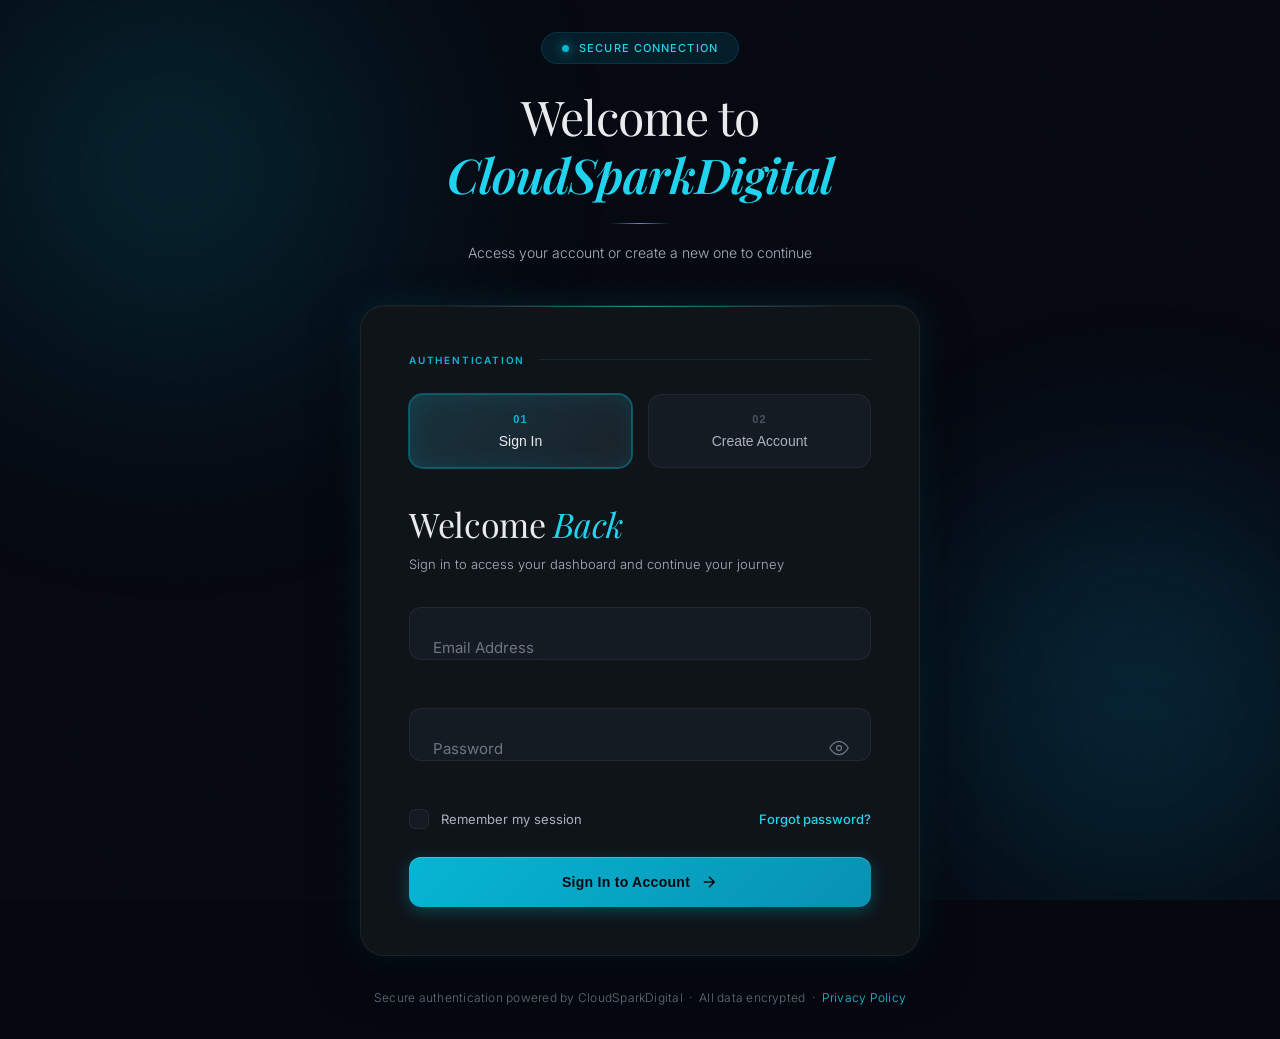
<file: index.html>
<!DOCTYPE html>
<html lang="en">
<head>
  <meta charset="UTF-8" />
  <meta name="viewport" content="width=device-width, initial-scale=1.0" />
  <title>CloudSparkDigital - Authentication Portal</title>
  <link href="https://fonts.googleapis.com/css2?family=Playfair+Display:ital,wght@0,400;0,600;1,400&family=Inter:wght@300;400;500;600&display=swap" rel="stylesheet"/>
  <link rel="stylesheet" href="style.css" />
</head>
<body>
  
  <!-- Ambient Background -->
  <div class="ambient-bg">
    <div class="gradient-orb orb-1"></div>
    <div class="gradient-orb orb-2"></div>
    <div class="gradient-orb orb-3"></div>
  </div>
  
  <!-- Noise Texture -->
  <div class="noise-overlay"></div>

  <div class="wrapper">
    
    <!-- Elegant Header -->
    <header class="header">
      <div class="status-badge">
        <span class="pulse-dot"></span>
        <span class="badge-text">Secure Connection</span>
      </div>
      <h1 class="main-title">
        Welcome to <em>CloudSparkDigital</em>
      </h1>
      <div class="title-divider"></div>
      <p class="subtitle">Access your account or create a new one to continue</p>
    </header>

    <!-- Elegant Card -->
    <div class="card">
      
      <!-- Section Label -->
      <div class="section-label">
        <span>Authentication</span>
        <div class="label-line"></div>
      </div>
      
      <!-- Tab Switcher -->
      <div class="tab-switcher">
        <button class="tab-option active" data-tab="login" id="tabLogin">
          <span class="tab-number">01</span>
          <span class="tab-label">Sign In</span>
        </button>
        <button class="tab-option" data-tab="register" id="tabRegister">
          <span class="tab-number">02</span>
          <span class="tab-label">Create Account</span>
        </button>
      </div>

      <!-- Login Form -->
      <form id="loginForm" class="form active" novalidate>
        
        <div class="form-intro">
          <h2>Welcome <em>Back</em></h2>
          <p>Sign in to access your dashboard and continue your journey</p>
        </div>

        <div class="field-group">
          <div class="field" id="field-loginEmail">
            <input type="email" id="loginEmail" placeholder=" " autocomplete="username" />
            <label for="loginEmail">Email Address</label>
            <div class="field-border"></div>
            <span class="error-text" id="loginEmailError"></span>
          </div>
        </div>

        <div class="field-group">
          <div class="field" id="field-loginPassword">
            <input type="password" id="loginPassword" placeholder=" " autocomplete="current-password" />
            <label for="loginPassword">Password</label>
            <button type="button" class="password-toggle" id="toggleLoginPassword" aria-label="Toggle password visibility">
              <svg class="icon-show" width="20" height="20" viewBox="0 0 24 24" fill="none" stroke="currentColor" stroke-width="1.5">
                <path d="M1 12s4-8 11-8 11 8 11 8-4 8-11 8-11-8-11-8z"/>
                <circle cx="12" cy="12" r="3"/>
              </svg>
              <svg class="icon-hide" width="20" height="20" viewBox="0 0 24 24" fill="none" stroke="currentColor" stroke-width="1.5" style="display:none;">
                <path d="M17.94 17.94A10.07 10.07 0 0 1 12 20c-7 0-11-8-11-8a18.45 18.45 0 0 1 5.06-5.94M9.9 4.24A9.12 9.12 0 0 1 12 4c7 0 11 8 11 8a18.5 18.5 0 0 1-2.16 3.19m-6.72-1.07a3 3 0 1 1-4.24-4.24"/>
                <line x1="1" y1="1" x2="23" y2="23"/>
              </svg>
            </button>
            <div class="field-border"></div>
            <span class="error-text" id="loginPasswordError"></span>
          </div>
        </div>

        <div class="form-extras">
          <label class="custom-checkbox">
            <input type="checkbox" id="rememberMe" />
            <span class="checkbox-box">
              <svg width="12" height="10" viewBox="0 0 12 10" fill="none">
                <path d="M1 5L4.5 8.5L11 1.5" stroke="currentColor" stroke-width="2" stroke-linecap="round" stroke-linejoin="round"/>
              </svg>
            </span>
            <span class="checkbox-label">Remember my session</span>
          </label>
          <a href="#" class="text-link">Forgot password?</a>
        </div>

        <button type="submit" class="submit-button">
          <span class="button-content">
            <span class="button-text">Sign In to Account</span>
            <svg class="button-icon" width="18" height="18" viewBox="0 0 24 24" fill="none" stroke="currentColor" stroke-width="2">
              <path d="M5 12h14M12 5l7 7-7 7"/>
            </svg>
          </span>
          <span class="button-shimmer"></span>
          <span class="button-loader"></span>
        </button>

        <div class="form-message" id="loginMessage"></div>
      </form>

      <!-- Register Form -->
      <form id="registerForm" class="form" novalidate>
        
        <div class="form-intro">
          <h2>Create Your <em>Account</em></h2>
          <p>Join our platform and unlock exclusive features tailored for you</p>
        </div>

        <div class="field-group">
          <div class="field" id="field-regName">
            <input type="text" id="regName" placeholder=" " autocomplete="name" />
            <label for="regName">Full Name</label>
            <div class="field-border"></div>
            <span class="error-text" id="regNameError"></span>
          </div>
        </div>

        <div class="field-group">
          <div class="field" id="field-regEmail">
            <input type="email" id="regEmail" placeholder=" " autocomplete="email" />
            <label for="regEmail">Email Address</label>
            <div class="field-border"></div>
            <span class="error-text" id="regEmailError"></span>
          </div>
        </div>

        <div class="field-group">
          <div class="field" id="field-regPassword">
            <input type="password" id="regPassword" placeholder=" " autocomplete="new-password" />
            <label for="regPassword">Password</label>
            <button type="button" class="password-toggle" id="toggleRegPassword" aria-label="Toggle password visibility">
              <svg class="icon-show" width="20" height="20" viewBox="0 0 24 24" fill="none" stroke="currentColor" stroke-width="1.5">
                <path d="M1 12s4-8 11-8 11 8 11 8-4 8-11 8-11-8-11-8z"/>
                <circle cx="12" cy="12" r="3"/>
              </svg>
              <svg class="icon-hide" width="20" height="20" viewBox="0 0 24 24" fill="none" stroke="currentColor" stroke-width="1.5" style="display:none;">
                <path d="M17.94 17.94A10.07 10.07 0 0 1 12 20c-7 0-11-8-11-8a18.45 18.45 0 0 1 5.06-5.94M9.9 4.24A9.12 9.12 0 0 1 12 4c7 0 11 8 11 8a18.5 18.5 0 0 1-2.16 3.19m-6.72-1.07a3 3 0 1 1-4.24-4.24"/>
                <line x1="1" y1="1" x2="23" y2="23"/>
              </svg>
            </button>
            <div class="field-border"></div>
            <span class="error-text" id="regPasswordError"></span>
          </div>
          <div class="strength-indicator" id="strengthIndicator">
            <div class="strength-bars">
              <span class="strength-bar"></span>
              <span class="strength-bar"></span>
              <span class="strength-bar"></span>
              <span class="strength-bar"></span>
            </div>
            <span class="strength-label"></span>
          </div>
        </div>

        <div class="field-group">
          <div class="field" id="field-regConfirm">
            <input type="password" id="regConfirmPassword" placeholder=" " autocomplete="new-password" />
            <label for="regConfirmPassword">Confirm Password</label>
            <button type="button" class="password-toggle" id="toggleRegConfirmPassword" aria-label="Toggle password visibility">
              <svg class="icon-show" width="20" height="20" viewBox="0 0 24 24" fill="none" stroke="currentColor" stroke-width="1.5">
                <path d="M1 12s4-8 11-8 11 8 11 8-4 8-11 8-11-8-11-8z"/>
                <circle cx="12" cy="12" r="3"/>
              </svg>
              <svg class="icon-hide" width="20" height="20" viewBox="0 0 24 24" fill="none" stroke="currentColor" stroke-width="1.5" style="display:none;">
                <path d="M17.94 17.94A10.07 10.07 0 0 1 12 20c-7 0-11-8-11-8a18.45 18.45 0 0 1 5.06-5.94M9.9 4.24A9.12 9.12 0 0 1 12 4c7 0 11 8 11 8a18.5 18.5 0 0 1-2.16 3.19m-6.72-1.07a3 3 0 1 1-4.24-4.24"/>
                <line x1="1" y1="1" x2="23" y2="23"/>
              </svg>
            </button>
            <div class="field-border"></div>
            <span class="error-text" id="regConfirmPasswordError"></span>
          </div>
        </div>

        <div class="form-extras">
          <label class="custom-checkbox">
            <input type="checkbox" id="agreeTerms" />
            <span class="checkbox-box">
              <svg width="12" height="10" viewBox="0 0 12 10" fill="none">
                <path d="M1 5L4.5 8.5L11 1.5" stroke="currentColor" stroke-width="2" stroke-linecap="round" stroke-linejoin="round"/>
              </svg>
            </span>
            <span class="checkbox-label">I agree to the <a href="#" class="text-link">Terms & Conditions</a></span>
          </label>
        </div>

        <button type="submit" class="submit-button">
          <span class="button-content">
            <span class="button-text">Create Account</span>
            <svg class="button-icon" width="18" height="18" viewBox="0 0 24 24" fill="none" stroke="currentColor" stroke-width="2">
              <path d="M5 12h14M12 5l7 7-7 7"/>
            </svg>
          </span>
          <span class="button-shimmer"></span>
          <span class="button-loader"></span>
        </button>

        <div class="form-message" id="registerMessage"></div>
      </form>

    </div>

    <!-- Footer -->
    <footer class="footer">
      <p>Secure authentication powered by CloudSparkDigital &nbsp;·&nbsp; All data encrypted &nbsp;·&nbsp; <a href="#" class="footer-link">Privacy Policy</a></p>
    </footer>

  </div>

  <script src="script.js"></script>
</body>
</html>
</file>
<file: style.css>
/* ═══════════════════════════════════════════════════════════════
   CLOUDSPARK DIGITAL - PREMIUM AUTHENTICATION INTERFACE
   Sophisticated design with elegant animations and refined details
   ═══════════════════════════════════════════════════════════════ */

*, *::before, *::after {
  box-sizing: border-box;
  margin: 0;
  padding: 0;
}

:root {
  /* Elegant Color Palette - Cyan & Teal Theme */
  --primary: #06b6d4;
  --primary-light: #22d3ee;
  --primary-dim: rgba(6, 182, 212, 0.12);
  --accent: #0891b2;
  --accent-dark: #0e7490;
  
  /* Backgrounds */
  --bg-dark: #0a0f14;
  --bg-darker: #050810;
  --surface: #0f1419;
  --surface-light: #151b23;
  --surface-lighter: #1a2129;
  
  /* Text Colors */
  --text-primary: #e8eaed;
  --text-secondary: #a8b3c1;
  --text-muted: #6b7785;
  --text-dim: #4a5361;
  
  /* Borders & Dividers */
  --border: rgba(6, 182, 212, 0.15);
  --border-light: rgba(255, 255, 255, 0.06);
  --border-focus: rgba(6, 182, 212, 0.4);
  
  /* Status Colors */
  --success: #10b981;
  --error: #ef4444;
  --warning: #f59e0b;
  
  /* Shadows */
  --shadow-sm: 0 2px 8px rgba(0, 0, 0, 0.3);
  --shadow-md: 0 8px 24px rgba(0, 0, 0, 0.4);
  --shadow-lg: 0 16px 48px rgba(0, 0, 0, 0.5);
  --shadow-glow: 0 0 32px rgba(6, 182, 212, 0.15);
  
  /* Transitions */
  --ease-smooth: cubic-bezier(0.22, 1, 0.36, 1);
  --ease-bounce: cubic-bezier(0.68, -0.55, 0.265, 1.55);
}

/* ═══════════════════════════════════════════════════════════════
   BASE & TYPOGRAPHY
   ═══════════════════════════════════════════════════════════════ */

html {
  scroll-behavior: smooth;
  -webkit-font-smoothing: antialiased;
  -moz-osx-font-smoothing: grayscale;
}

body {
  font-family: 'Inter', -apple-system, BlinkMacSystemFont, sans-serif;
  background: var(--bg-darker);
  color: var(--text-primary);
  min-height: 100vh;
  display: flex;
  align-items: center;
  justify-content: center;
  padding: 32px 20px;
  position: relative;
  overflow-x: hidden;
}

/* ═══════════════════════════════════════════════════════════════
   AMBIENT BACKGROUND
   ═══════════════════════════════════════════════════════════════ */

.ambient-bg {
  position: fixed;
  inset: 0;
  pointer-events: none;
  overflow: hidden;
  z-index: 0;
}

.gradient-orb {
  position: absolute;
  border-radius: 50%;
  filter: blur(120px);
  opacity: 0.25;
  animation: float 25s ease-in-out infinite;
}

.orb-1 {
  width: 600px;
  height: 600px;
  background: radial-gradient(circle, var(--primary) 0%, transparent 70%);
  top: -15%;
  left: -10%;
  animation-delay: 0s;
}

.orb-2 {
  width: 500px;
  height: 500px;
  background: radial-gradient(circle, var(--accent) 0%, transparent 70%);
  bottom: -10%;
  right: -8%;
  animation-delay: -10s;
}

.orb-3 {
  width: 400px;
  height: 400px;
  background: radial-gradient(circle, #0ea5e9 0%, transparent 70%);
  top: 50%;
  right: -5%;
  animation-delay: -18s;
}

@keyframes float {
  0%, 100% { transform: translate(0, 0) scale(1) rotate(0deg); }
  33% { transform: translate(40px, -40px) scale(1.1) rotate(120deg); }
  66% { transform: translate(-30px, 30px) scale(0.9) rotate(240deg); }
}

/* Noise Texture Overlay */
.noise-overlay {
  position: fixed;
  inset: 0;
  background-image: url("data:image/svg+xml,%3Csvg viewBox='0 0 256 256' xmlns='http://www.w3.org/2000/svg'%3E%3Cfilter id='noise'%3E%3CfeTurbulence type='fractalNoise' baseFrequency='0.85' numOctaves='4' stitchTiles='stitch'/%3E%3C/filter%3E%3Crect width='100%25' height='100%25' filter='url(%23noise)' opacity='0.04'/%3E%3C/svg%3E");
  background-size: 180px;
  pointer-events: none;
  opacity: 0.6;
  z-index: 0;
}

/* ═══════════════════════════════════════════════════════════════
   WRAPPER & LAYOUT
   ═══════════════════════════════════════════════════════════════ */

.wrapper {
  width: 100%;
  max-width: 560px;
  position: relative;
  z-index: 1;
  opacity: 0;
  animation: fadeInUp 0.8s var(--ease-smooth) 0.2s forwards;
}

@keyframes fadeInUp {
  from {
    opacity: 0;
    transform: translateY(40px);
  }
  to {
    opacity: 1;
    transform: translateY(0);
  }
}

/* ═══════════════════════════════════════════════════════════════
   HEADER
   ═══════════════════════════════════════════════════════════════ */

.header {
  text-align: center;
  margin-bottom: 40px;
}

.status-badge {
  display: inline-flex;
  align-items: center;
  gap: 10px;
  padding: 8px 20px;
  background: var(--primary-dim);
  border: 1px solid var(--border);
  border-radius: 100px;
  font-size: 11px;
  font-weight: 500;
  letter-spacing: 0.1em;
  text-transform: uppercase;
  color: var(--primary-light);
  margin-bottom: 24px;
}

.pulse-dot {
  width: 7px;
  height: 7px;
  background: var(--primary);
  border-radius: 50%;
  box-shadow: 0 0 12px var(--primary);
  animation: pulse 2.5s ease-in-out infinite;
}

@keyframes pulse {
  0%, 100% { opacity: 1; transform: scale(1); }
  50% { opacity: 0.4; transform: scale(0.7); }
}

.main-title {
  font-family: 'Playfair Display', serif;
  font-size: clamp(32px, 5vw, 48px);
  font-weight: 400;
  line-height: 1.2;
  letter-spacing: -0.02em;
  color: var(--text-primary);
  margin-bottom: 20px;
}

.main-title em {
  font-style: italic;
  color: var(--primary-light);
  font-weight: 600;
}

.title-divider {
  width: 60px;
  height: 1px;
  background: linear-gradient(90deg, transparent, var(--primary), transparent);
  margin: 0 auto 18px;
}

.subtitle {
  font-size: 14px;
  font-weight: 300;
  color: var(--text-secondary);
  line-height: 1.6;
  max-width: 420px;
  margin: 0 auto;
}

/* ═══════════════════════════════════════════════════════════════
   CARD
   ═══════════════════════════════════════════════════════════════ */

.card {
  background: var(--surface);
  border: 1px solid var(--border-light);
  border-radius: 24px;
  padding: clamp(32px, 5vw, 48px);
  position: relative;
  box-shadow: var(--shadow-lg), var(--shadow-glow), inset 0 1px 0 rgba(255, 255, 255, 0.03);
  backdrop-filter: blur(20px);
}

/* Top accent line */
.card::before {
  content: '';
  position: absolute;
  top: 0;
  left: 15%;
  right: 15%;
  height: 1px;
  background: linear-gradient(90deg, transparent, var(--primary-light), transparent);
  opacity: 0.6;
}

/* ═══════════════════════════════════════════════════════════════
   SECTION LABEL
   ═══════════════════════════════════════════════════════════════ */

.section-label {
  display: flex;
  align-items: center;
  gap: 14px;
  margin-bottom: 28px;
}

.section-label span {
  font-size: 10px;
  font-weight: 600;
  letter-spacing: 0.18em;
  text-transform: uppercase;
  color: var(--primary);
  white-space: nowrap;
}

.label-line {
  flex: 1;
  height: 1px;
  background: var(--border);
}

/* ═══════════════════════════════════════════════════════════════
   TAB SWITCHER
   ═══════════════════════════════════════════════════════════════ */

.tab-switcher {
  display: grid;
  grid-template-columns: 1fr 1fr;
  gap: 16px;
  margin-bottom: 36px;
}

.tab-option {
  display: flex;
  flex-direction: column;
  align-items: center;
  gap: 8px;
  padding: 18px 20px;
  background: var(--surface-light);
  border: 1px solid var(--border-light);
  border-radius: 14px;
  cursor: pointer;
  transition: all 0.3s var(--ease-smooth);
  position: relative;
  overflow: hidden;
}

.tab-option::before {
  content: '';
  position: absolute;
  inset: 0;
  background: linear-gradient(135deg, var(--primary-dim), transparent);
  opacity: 0;
  transition: opacity 0.3s var(--ease-smooth);
}

.tab-option:hover::before {
  opacity: 1;
}

.tab-option:hover {
  border-color: var(--border);
  transform: translateY(-2px);
}

.tab-option.active {
  background: var(--surface-lighter);
  border-color: var(--border-focus);
  box-shadow: 0 0 0 1px var(--border-focus), inset 0 0 24px var(--primary-dim);
}

.tab-option.active::before {
  opacity: 1;
}

.tab-number {
  font-size: 11px;
  font-weight: 600;
  letter-spacing: 0.1em;
  color: var(--text-dim);
  transition: color 0.3s;
  position: relative;
  z-index: 1;
}

.tab-option.active .tab-number {
  color: var(--primary);
}

.tab-label {
  font-size: 14px;
  font-weight: 500;
  color: var(--text-secondary);
  transition: color 0.3s;
  position: relative;
  z-index: 1;
}

.tab-option.active .tab-label {
  color: var(--text-primary);
}

/* ═══════════════════════════════════════════════════════════════
   FORMS
   ═══════════════════════════════════════════════════════════════ */

.form {
  display: none;
  animation: formFadeIn 0.5s var(--ease-smooth);
}

.form.active {
  display: block;
}

@keyframes formFadeIn {
  from {
    opacity: 0;
    transform: translateY(12px);
  }
  to {
    opacity: 1;
    transform: translateY(0);
  }
}

.form-intro {
  margin-bottom: 32px;
}

.form-intro h2 {
  font-family: 'Playfair Display', serif;
  font-size: clamp(26px, 4vw, 34px);
  font-weight: 400;
  line-height: 1.2;
  letter-spacing: -0.01em;
  color: var(--text-primary);
  margin-bottom: 10px;
}

.form-intro h2 em {
  font-style: italic;
  color: var(--primary-light);
}

.form-intro p {
  font-size: 13px;
  font-weight: 300;
  color: var(--text-secondary);
  line-height: 1.6;
}

/* ═══════════════════════════════════════════════════════════════
   FIELD GROUPS & INPUTS
   ═══════════════════════════════════════════════════════════════ */

.field-group {
  margin-bottom: 22px;
}

.field {
  position: relative;
}

.field input {
  width: 100%;
  padding: 16px 18px;
  background: var(--surface-light);
  border: 1px solid var(--border-light);
  border-radius: 12px;
  font-size: 15px;
  font-family: inherit;
  font-weight: 400;
  color: var(--text-primary);
  outline: none;
  transition: all 0.3s var(--ease-smooth);
}

.field input:focus {
  background: var(--surface-lighter);
  border-color: var(--border-focus);
  box-shadow: 0 0 0 4px var(--primary-dim), 0 4px 16px rgba(0, 0, 0, 0.3);
}

.field input.error {
  border-color: var(--error);
}

.field input.error:focus {
  box-shadow: 0 0 0 4px rgba(239, 68, 68, 0.12), 0 4px 16px rgba(0, 0, 0, 0.3);
}

/* Floating Labels */
.field label {
  position: absolute;
  left: 18px;
  top: 50%;
  transform: translateY(-50%);
  font-size: 15px;
  font-weight: 400;
  color: var(--text-muted);
  pointer-events: none;
  transition: all 0.3s var(--ease-smooth);
  background: var(--surface-light);
  padding: 0 6px;
}

.field input:focus + label,
.field input:not(:placeholder-shown) + label {
  top: 0;
  font-size: 11px;
  font-weight: 500;
  letter-spacing: 0.08em;
  text-transform: uppercase;
  color: var(--primary);
}

.field input.error:focus + label,
.field input.error:not(:placeholder-shown) + label {
  color: var(--error);
}

/* Animated Border */
.field-border {
  position: absolute;
  bottom: 0;
  left: 0;
  width: 0;
  height: 2px;
  background: linear-gradient(90deg, var(--primary), var(--primary-light));
  border-radius: 2px;
  transition: width 0.4s var(--ease-smooth);
}

.field input:focus ~ .field-border {
  width: 100%;
}

/* ═══════════════════════════════════════════════════════════════
   PASSWORD TOGGLE
   ═══════════════════════════════════════════════════════════════ */

.password-toggle {
  position: absolute;
  right: 14px;
  top: 50%;
  transform: translateY(-50%);
  background: none;
  border: none;
  padding: 8px;
  cursor: pointer;
  color: var(--text-muted);
  display: flex;
  align-items: center;
  justify-content: center;
  border-radius: 8px;
  transition: all 0.2s;
}

.password-toggle:hover {
  background: var(--surface-lighter);
  color: var(--primary);
}

/* ═══════════════════════════════════════════════════════════════
   ERROR MESSAGES
   ═══════════════════════════════════════════════════════════════ */

.error-text {
  display: block;
  font-size: 12px;
  font-weight: 500;
  color: var(--error);
  margin-top: 8px;
  padding-left: 4px;
  min-height: 18px;
  opacity: 0;
  transform: translateY(-4px);
  transition: all 0.2s var(--ease-smooth);
}

.error-text:not(:empty) {
  opacity: 1;
  transform: translateY(0);
}

/* ═══════════════════════════════════════════════════════════════
   PASSWORD STRENGTH INDICATOR
   ═══════════════════════════════════════════════════════════════ */

.strength-indicator {
  margin-top: 10px;
  display: none;
}

.strength-indicator.show {
  display: block;
  animation: slideDown 0.3s var(--ease-smooth);
}

@keyframes slideDown {
  from {
    opacity: 0;
    transform: translateY(-8px);
  }
  to {
    opacity: 1;
    transform: translateY(0);
  }
}

.strength-bars {
  display: flex;
  gap: 6px;
  margin-bottom: 8px;
}

.strength-bar {
  flex: 1;
  height: 4px;
  background: var(--surface-lighter);
  border-radius: 2px;
  transition: all 0.3s var(--ease-smooth);
}

.strength-indicator.weak .strength-bar:nth-child(1) {
  background: var(--error);
}

.strength-indicator.medium .strength-bar:nth-child(1),
.strength-indicator.medium .strength-bar:nth-child(2) {
  background: var(--warning);
}

.strength-indicator.strong .strength-bar {
  background: var(--success);
}

.strength-label {
  font-size: 11px;
  font-weight: 500;
  letter-spacing: 0.05em;
  text-transform: uppercase;
}

.strength-indicator.weak .strength-label {
  color: var(--error);
}

.strength-indicator.medium .strength-label {
  color: var(--warning);
}

.strength-indicator.strong .strength-label {
  color: var(--success);
}

/* ═══════════════════════════════════════════════════════════════
   FORM EXTRAS (CHECKBOX & LINKS)
   ═══════════════════════════════════════════════════════════════ */

.form-extras {
  display: flex;
  align-items: center;
  justify-content: space-between;
  margin-bottom: 28px;
  flex-wrap: wrap;
  gap: 14px;
}

.custom-checkbox {
  display: flex;
  align-items: center;
  gap: 12px;
  cursor: pointer;
  user-select: none;
}

.custom-checkbox input[type="checkbox"] {
  display: none;
}

.checkbox-box {
  width: 20px;
  height: 20px;
  border: 1.5px solid var(--border-light);
  border-radius: 6px;
  background: var(--surface-light);
  display: flex;
  align-items: center;
  justify-content: center;
  transition: all 0.3s var(--ease-smooth);
  flex-shrink: 0;
}

.checkbox-box svg {
  opacity: 0;
  transform: scale(0.5);
  transition: all 0.2s var(--ease-bounce);
  color: var(--surface);
}

.custom-checkbox input:checked + .checkbox-box {
  background: var(--primary);
  border-color: var(--primary);
  box-shadow: 0 0 0 4px var(--primary-dim);
}

.custom-checkbox input:checked + .checkbox-box svg {
  opacity: 1;
  transform: scale(1);
}

.checkbox-label {
  font-size: 13px;
  font-weight: 400;
  color: var(--text-secondary);
}

.text-link {
  font-size: 13px;
  font-weight: 500;
  color: var(--primary-light);
  text-decoration: none;
  transition: all 0.2s;
  border-bottom: 1px solid transparent;
}

.text-link:hover {
  color: var(--primary);
  border-bottom-color: var(--primary);
}

/* ═══════════════════════════════════════════════════════════════
   SUBMIT BUTTON
   ═══════════════════════════════════════════════════════════════ */

.submit-button {
  width: 100%;
  padding: 16px 28px;
  background: linear-gradient(135deg, var(--primary), var(--accent));
  border: none;
  border-radius: 12px;
  font-size: 14px;
  font-weight: 600;
  letter-spacing: 0.02em;
  color: var(--bg-darker);
  cursor: pointer;
  position: relative;
  overflow: hidden;
  transition: all 0.3s var(--ease-smooth);
  box-shadow: 0 4px 16px rgba(6, 182, 212, 0.3), inset 0 1px 0 rgba(255, 255, 255, 0.2);
}

.submit-button:hover {
  transform: translateY(-2px);
  box-shadow: 0 8px 24px rgba(6, 182, 212, 0.4), inset 0 1px 0 rgba(255, 255, 255, 0.2);
}

.submit-button:active {
  transform: translateY(0);
}

.button-content {
  display: flex;
  align-items: center;
  justify-content: center;
  gap: 10px;
  position: relative;
  z-index: 2;
}

.button-icon {
  transition: transform 0.3s var(--ease-smooth);
}

.submit-button:hover .button-icon {
  transform: translateX(4px);
}

/* Button Shimmer Effect */
.button-shimmer {
  position: absolute;
  top: 0;
  left: -100%;
  width: 50%;
  height: 100%;
  background: linear-gradient(90deg, transparent, rgba(255, 255, 255, 0.3), transparent);
  transform: skewX(-20deg);
  transition: left 0.6s var(--ease-smooth);
}

.submit-button:hover .button-shimmer {
  left: 150%;
}

/* Button Loader */
.button-loader {
  display: none;
  width: 20px;
  height: 20px;
  border: 2.5px solid rgba(10, 15, 20, 0.2);
  border-top-color: var(--bg-darker);
  border-radius: 50%;
  animation: spin 0.7s linear infinite;
  position: absolute;
}

@keyframes spin {
  to { transform: rotate(360deg); }
}

.submit-button.loading {
  pointer-events: none;
}

.submit-button.loading .button-content {
  opacity: 0;
}

.submit-button.loading .button-loader {
  display: block;
}

/* ═══════════════════════════════════════════════════════════════
   FORM MESSAGES
   ═══════════════════════════════════════════════════════════════ */

.form-message {
  margin-top: 20px;
  padding: 14px 18px;
  border-radius: 10px;
  font-size: 13px;
  font-weight: 500;
  text-align: center;
  display: none;
  animation: messageSlide 0.3s var(--ease-smooth);
}

@keyframes messageSlide {
  from {
    opacity: 0;
    transform: translateY(-8px);
  }
  to {
    opacity: 1;
    transform: translateY(0);
  }
}

.form-message.show {
  display: block;
}

.form-message.success {
  background: rgba(16, 185, 129, 0.12);
  border: 1px solid rgba(16, 185, 129, 0.2);
  color: var(--success);
}

.form-message.error {
  background: rgba(239, 68, 68, 0.12);
  border: 1px solid rgba(239, 68, 68, 0.2);
  color: var(--error);
}

/* ═══════════════════════════════════════════════════════════════
   FOOTER
   ═══════════════════════════════════════════════════════════════ */

.footer {
  text-align: center;
  margin-top: 32px;
  font-size: 12px;
  font-weight: 300;
  color: var(--text-muted);
  letter-spacing: 0.02em;
  line-height: 1.6;
}

.footer-link {
  color: var(--primary-light);
  text-decoration: none;
  transition: color 0.2s;
}

.footer-link:hover {
  color: var(--primary);
}

/* ═══════════════════════════════════════════════════════════════
   RESPONSIVE DESIGN
   ═══════════════════════════════════════════════════════════════ */

@media (max-width: 640px) {
  body {
    padding: 20px 16px;
  }
  
  .card {
    padding: 28px 24px;
    border-radius: 20px;
  }
  
  .tab-switcher {
    gap: 12px;
  }
  
  .tab-option {
    padding: 14px 16px;
  }
  
  .form-extras {
    flex-direction: column;
    align-items: flex-start;
  }
}

@media (max-width: 480px) {
  .main-title {
    font-size: 28px;
  }
  
  .form-intro h2 {
    font-size: 24px;
  }
  
  .card {
    padding: 24px 20px;
  }
}
</file>
